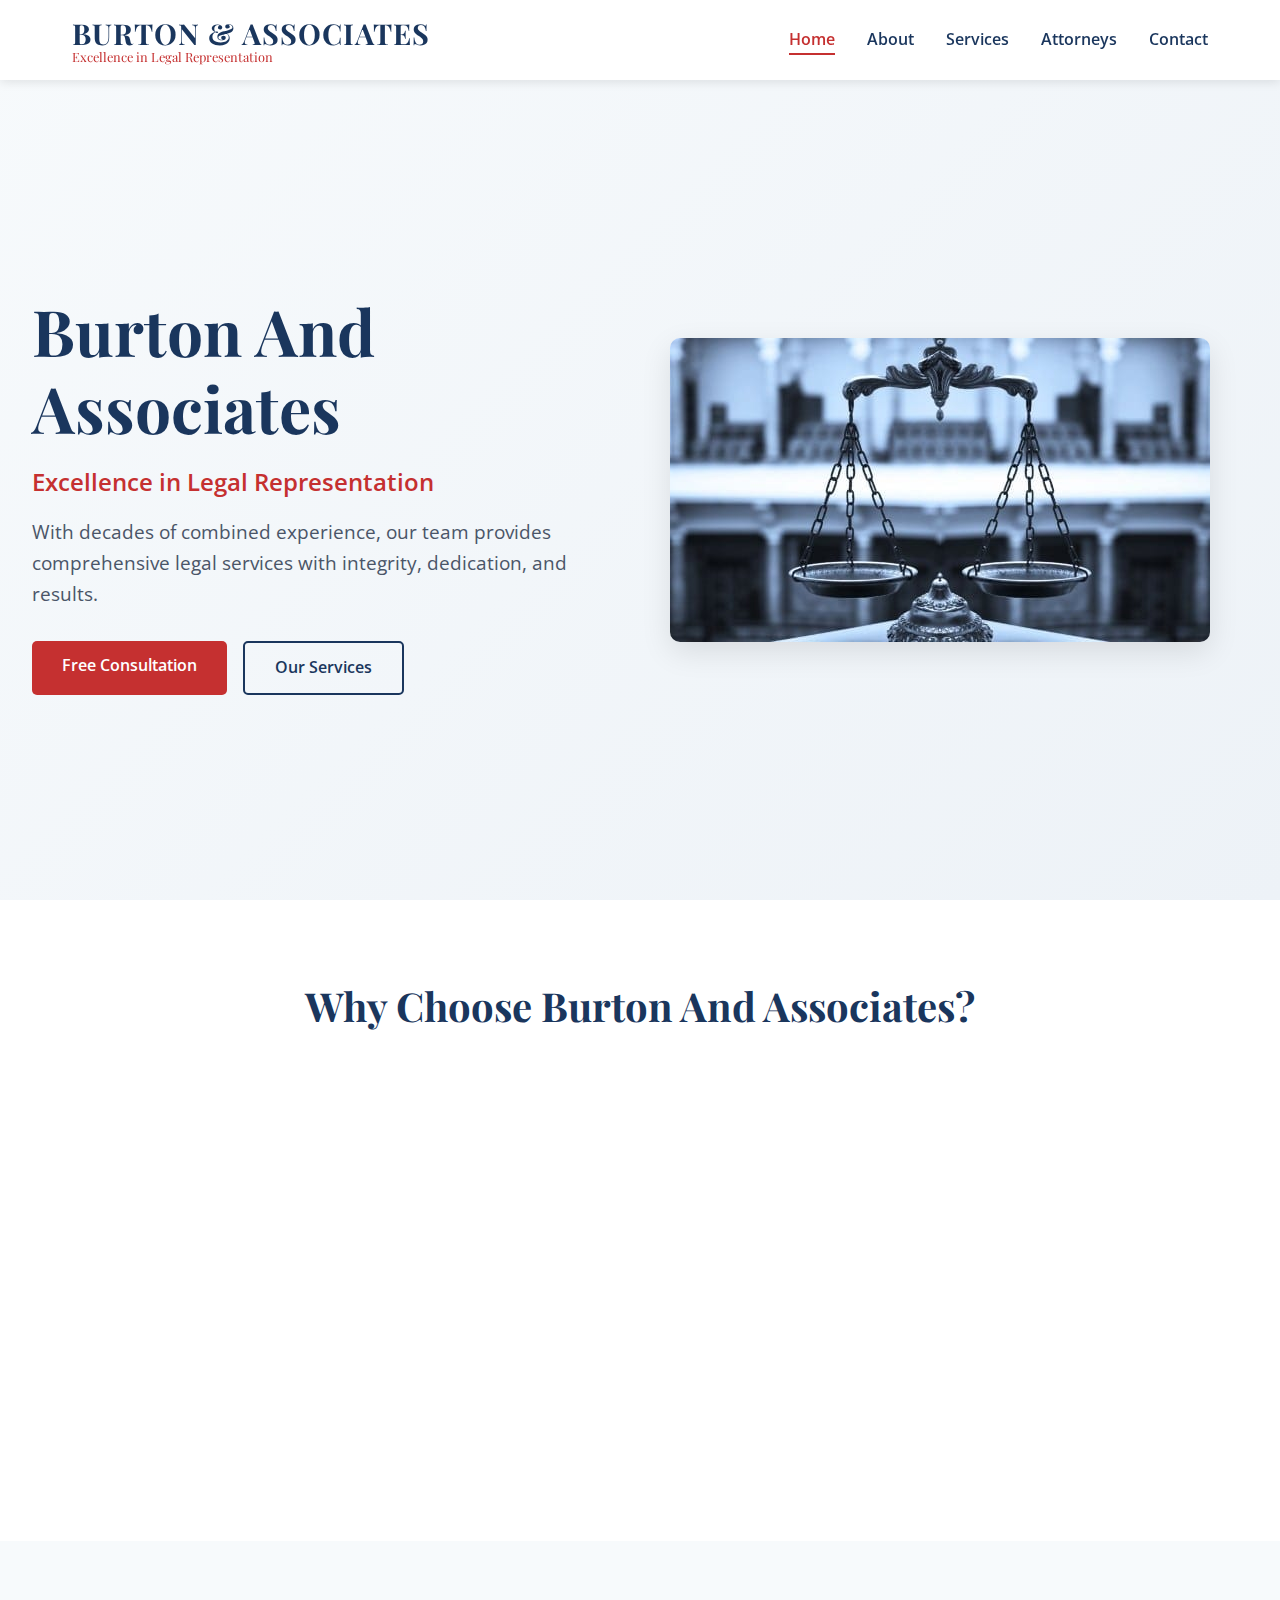
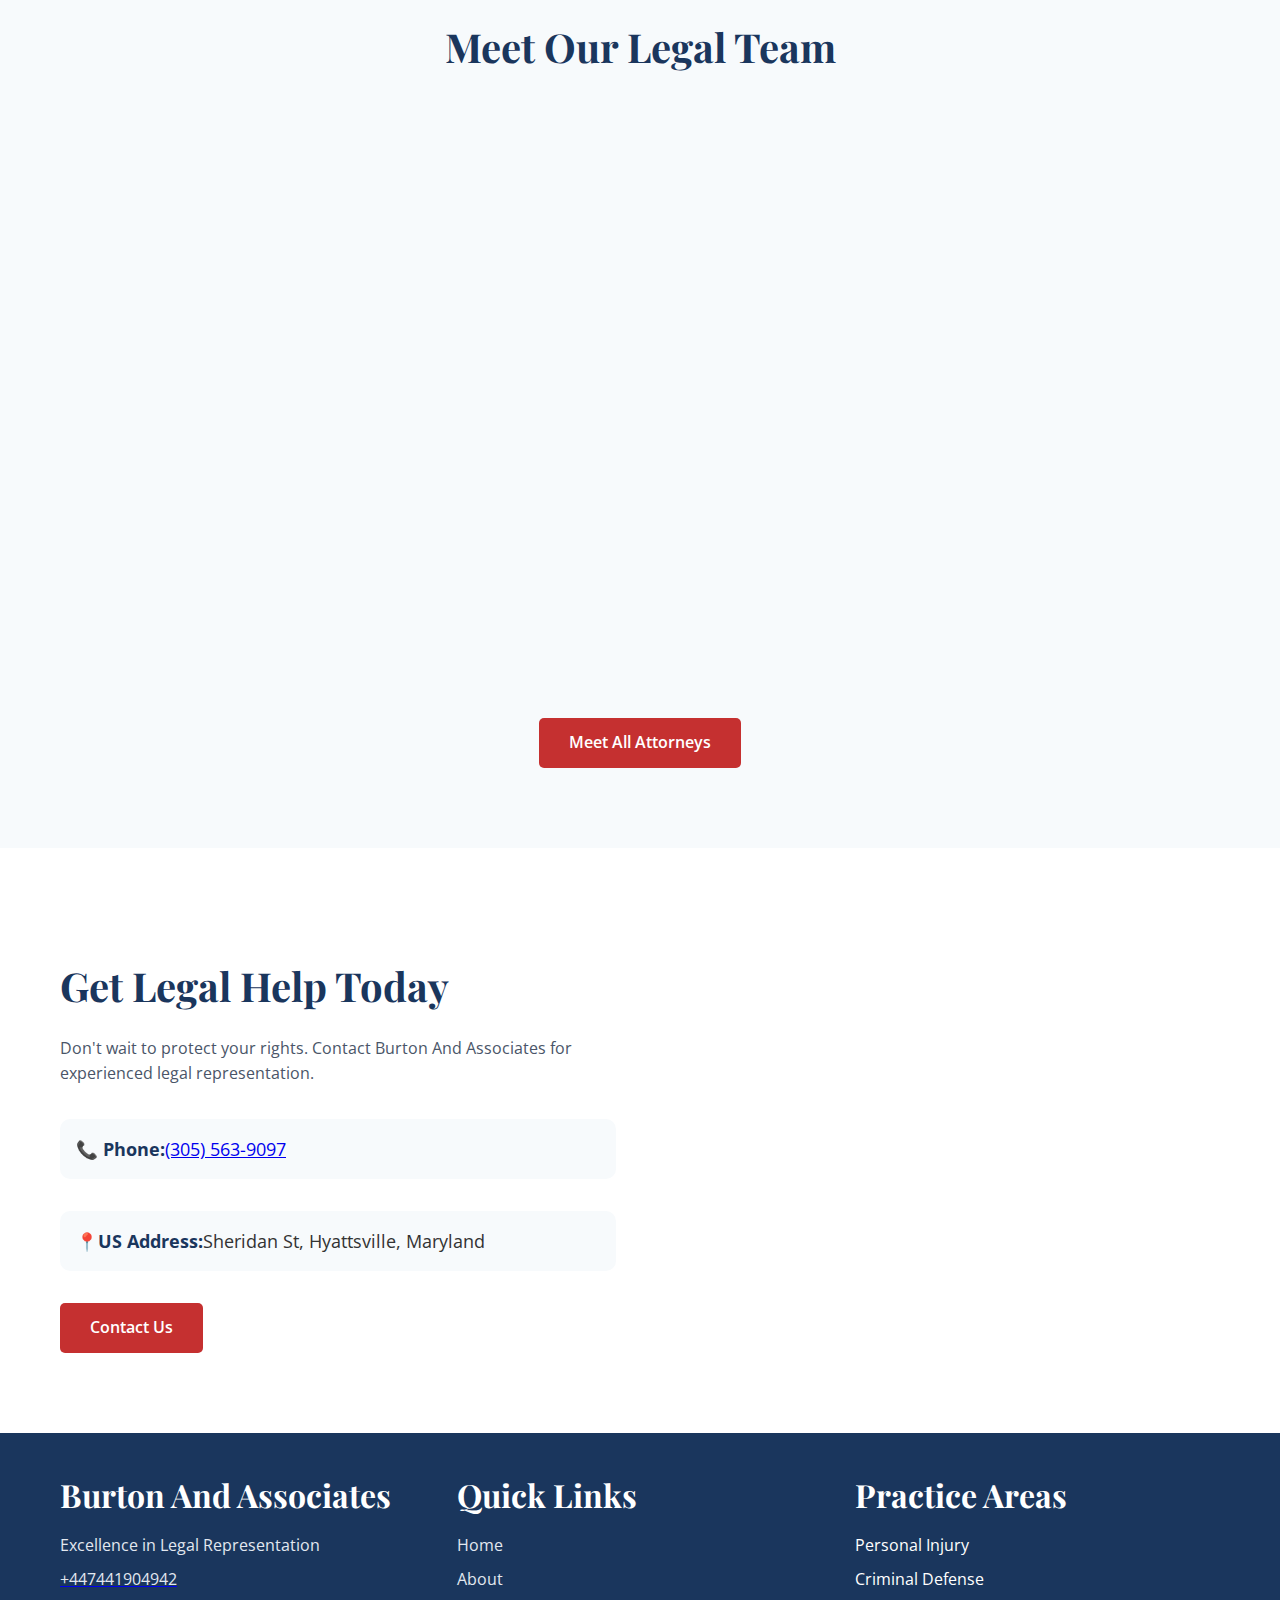
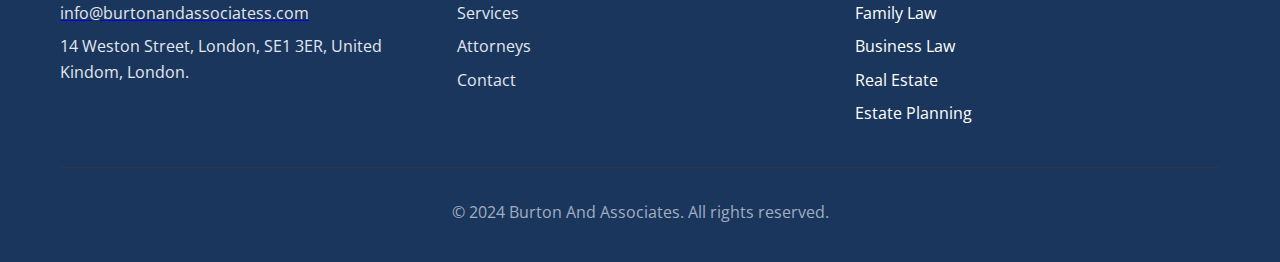
<file: index.html>
<!DOCTYPE html>
<html lang="en">
  <head>
    <meta charset="UTF-8" />
    <meta name="viewport" content="width=device-width, initial-scale=1.0" />
    <title>Burton And Associates</title>
    <link rel="shortcut icon" href="./images/burton logo.png" />
    <link rel="stylesheet" href="styles.css" />
    <link
      href="https://fonts.googleapis.com/css2?family=Playfair+Display:wght@400;700&family=Open+Sans:wght@300;400;600&display=swap"
      rel="stylesheet"
    />
  </head>
  <body>
    <header>
      <nav class="navbar">
        <div class="nav-container">
          <div class="logo">
            <div class="logo-text">
              <div class="logo-main">BURTON & ASSOCIATES</div>
              <div class="logo-subtitle">
                Excellence in Legal Representation
              </div>
            </div>
          </div>
          <ul class="nav-menu">
            <li><a href="index.html" class="active">Home</a></li>
            <li><a href="about.html">About</a></li>
            <li><a href="services.html">Services</a></li>
            <li><a href="attorneys.html">Attorneys</a></li>
            <li><a href="contact.html">Contact</a></li>
          </ul>
          <div class="hamburger">
            <span></span>
            <span></span>
            <span></span>
          </div>
        </div>
      </nav>
    </header>

    <main>
      <section class="hero">
        <div class="hero-content">
          <h1>Burton And Associates</h1>
          <p class="hero-subtitle">Excellence in Legal Representation</p>
          <p class="hero-description">
            With decades of combined experience, our team provides comprehensive
            legal services with integrity, dedication, and results.
          </p>
          <div class="hero-buttons">
            <a href="contact.html" class="btn btn-primary">Free Consultation</a>
            <a href="services.html" class="btn btn-secondary">Our Services</a>
          </div>
        </div>
        <div class="hero-image">
          <img src="./images/Legal-Scales.jpg" alt="Professional law office" />
        </div>
      </section>

      <section class="features">
        <div class="container">
          <h2>Why Choose Burton And Associates?</h2>
          <div class="features-grid">
            <div class="feature-card">
              <div class="feature-icon">⚖️</div>
              <h3>Experienced Legal Team</h3>
              <p>
                Our attorneys bring decades of experience across multiple
                practice areas.
              </p>
            </div>
            <div class="feature-card">
              <div class="feature-icon">🏆</div>
              <h3>Proven Track Record</h3>
              <p>
                Successful outcomes and satisfied clients throughout Maryland.
              </p>
            </div>
            <div class="feature-card">
              <div class="feature-icon">🤝</div>
              <h3>Personal Attention</h3>
              <p>
                Every client receives personalized service and dedicated
                representation.
              </p>
            </div>
            <div class="feature-card">
              <div class="feature-icon">📞</div>
              <h3>24/7 Availability</h3>
              <p>
                We're here when you need us most, with responsive communication.
              </p>
            </div>
          </div>
        </div>
      </section>

      <section class="attorneys-preview">
        <div class="container">
          <h2>Meet Our Legal Team</h2>
          <div class="attorneys-grid">
            <div class="attorney-card">
              <img src="./images/lawyer 1.jpg" alt="Charles Burton" />
              <h3>Charles Burton</h3>
              <p class="title">Senior Partner & Founder</p>
              <p>
                Leading the firm with over 25 years of legal experience and
                unwavering commitment to client success.
              </p>
            </div>
            <div class="attorney-card">
              <img src="./images/jim goodman.jpg" alt="Jim Goodman" />
              <h3>Jim Goodman</h3>
              <p class="title">Managing Partner</p>
              <p>
                Bringing strategic insight and exceptional legal expertise to
                complex cases and client relationships.
              </p>
            </div>
          </div>
          <div class="text-center">
            <a href="attorneys.html" class="btn btn-primary"
              >Meet All Attorneys</a
            >
          </div>
        </div>
      </section>

      <section class="contact-preview">
        <div class="container">
          <div class="contact-content">
            <div class="contact-info">
              <h2>Get Legal Help Today</h2>
              <p>
                Don't wait to protect your rights. Contact Burton And Associates
                for experienced legal representation.
              </p>
              <div class="contact-details">
                <div class="contact-item">
                  <strong>📞 Phone:</strong><a href="call">(305) 563-9097</a>
                </div>
                <div class="contact-item">
                  <strong>📍US Address: </strong>Sheridan St, Hyattsville,
                  Maryland
                </div>
              </div>
              <a href="contact.html" class="btn btn-primary">Contact Us</a>
            </div>
            <div class="contact-image"></div>
          </div>
        </div>
      </section>
    </main>

    <footer>
      <div class="container">
        <div class="footer-content">
          <div class="footer-section">
            <h3>Burton And Associates</h3>
            <p>Excellence in Legal Representation</p>
            <a href="tel: +447441904942"><p>+447441904942</p></a>
            <div class="contact-method">
              <span class="icon solid alt fa-envelope"></span>

              <a href="mailto:info@burtonandassociatess.com">
                <p>info@burtonandassociatess.com</p></a
              >
            </div>
            <!----
            <p>info@burtonandassociatess.com</p>
            -->
            <p>14 Weston Street, London, SE1 3ER, United Kindom, London.</p>
          </div>
          <div class="footer-section">
            <h3>Quick Links</h3>
            <ul>
              <li><a href="index.html">Home</a></li>
              <li><a href="about.html">About</a></li>
              <li><a href="services.html">Services</a></li>
              <li><a href="attorneys.html">Attorneys</a></li>
              <li><a href="contact.html">Contact</a></li>
            </ul>
          </div>
          <div class="footer-section">
            <h3>Practice Areas</h3>
            <ul>
              <li>Personal Injury</li>
              <li>Criminal Defense</li>
              <li>Family Law</li>
              <li>Business Law</li>
              <li>Real Estate</li>
              <li>Estate Planning</li>
            </ul>
          </div>
        </div>
        <div class="footer-bottom">
          <p>&copy; 2024 Burton And Associates. All rights reserved.</p>
        </div>
      </div>
    </footer>

    <script src="script.js"></script>
  </body>
</html>
</file>
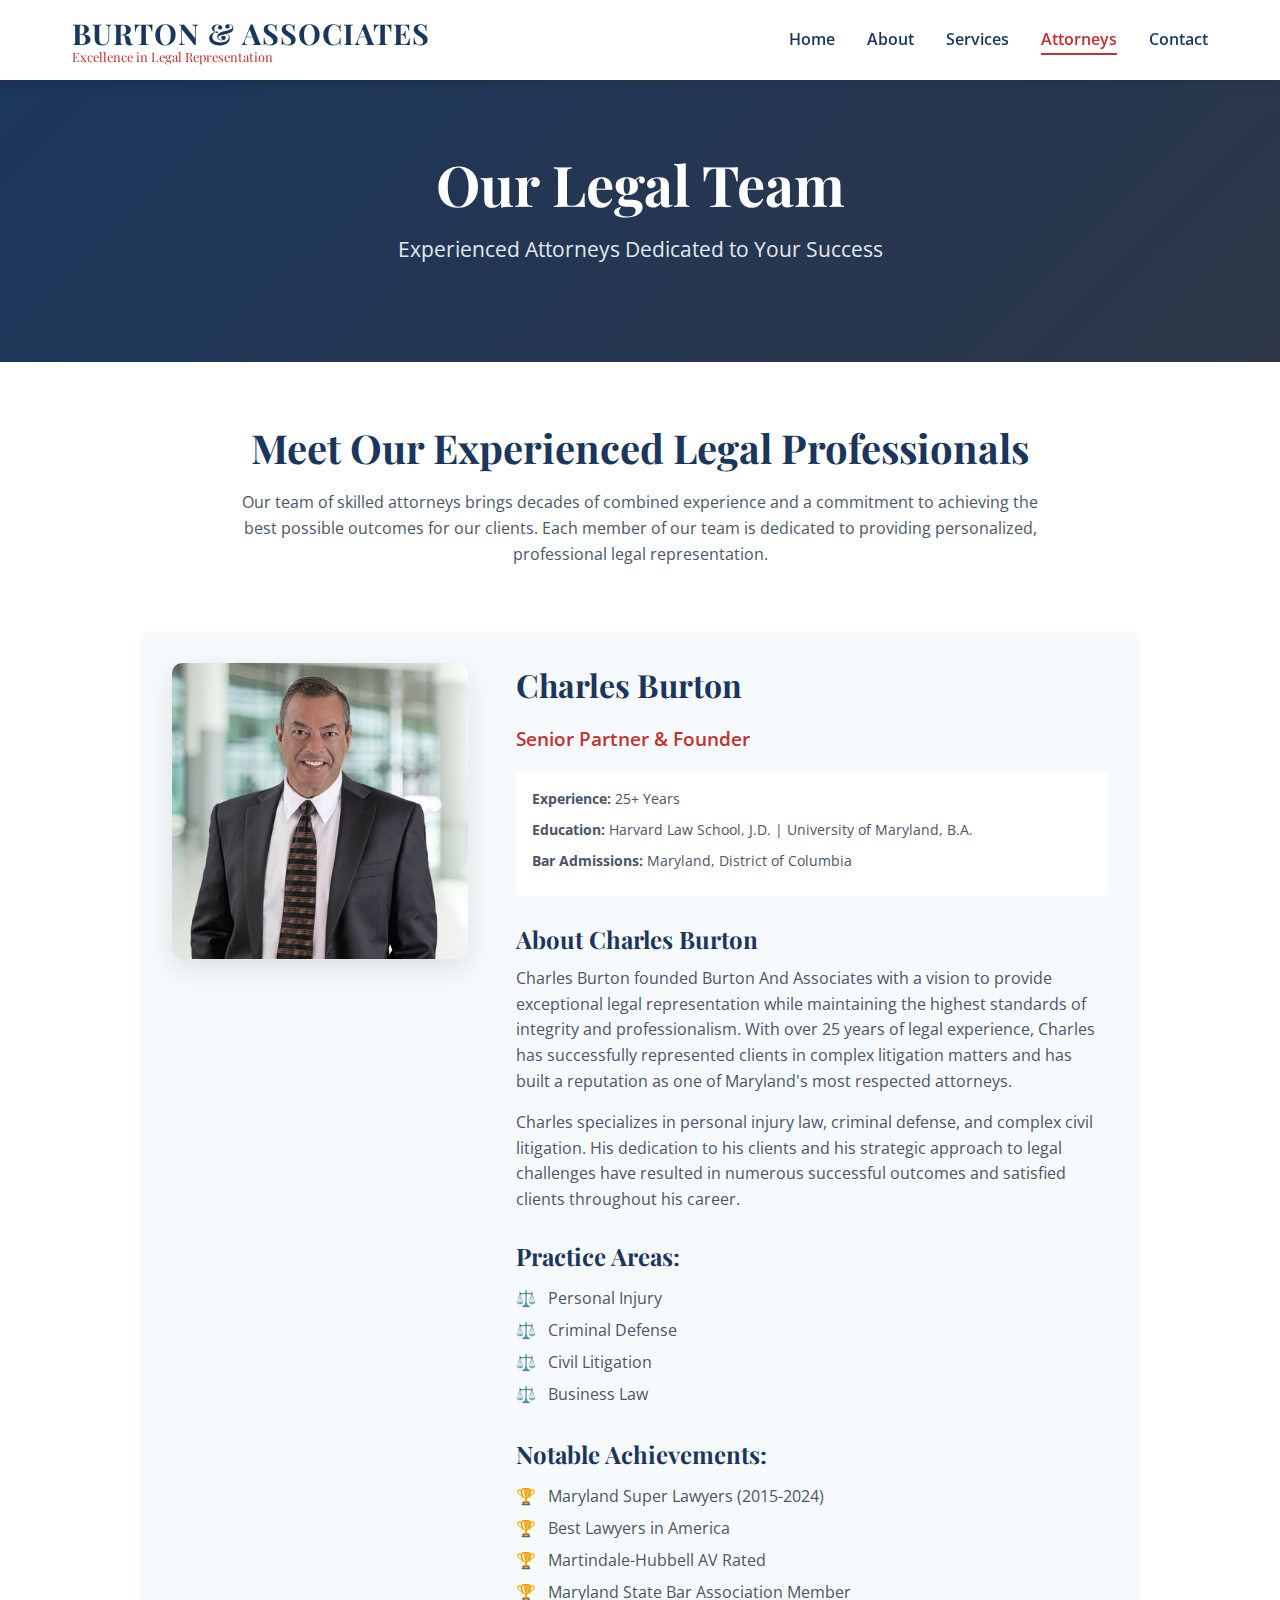
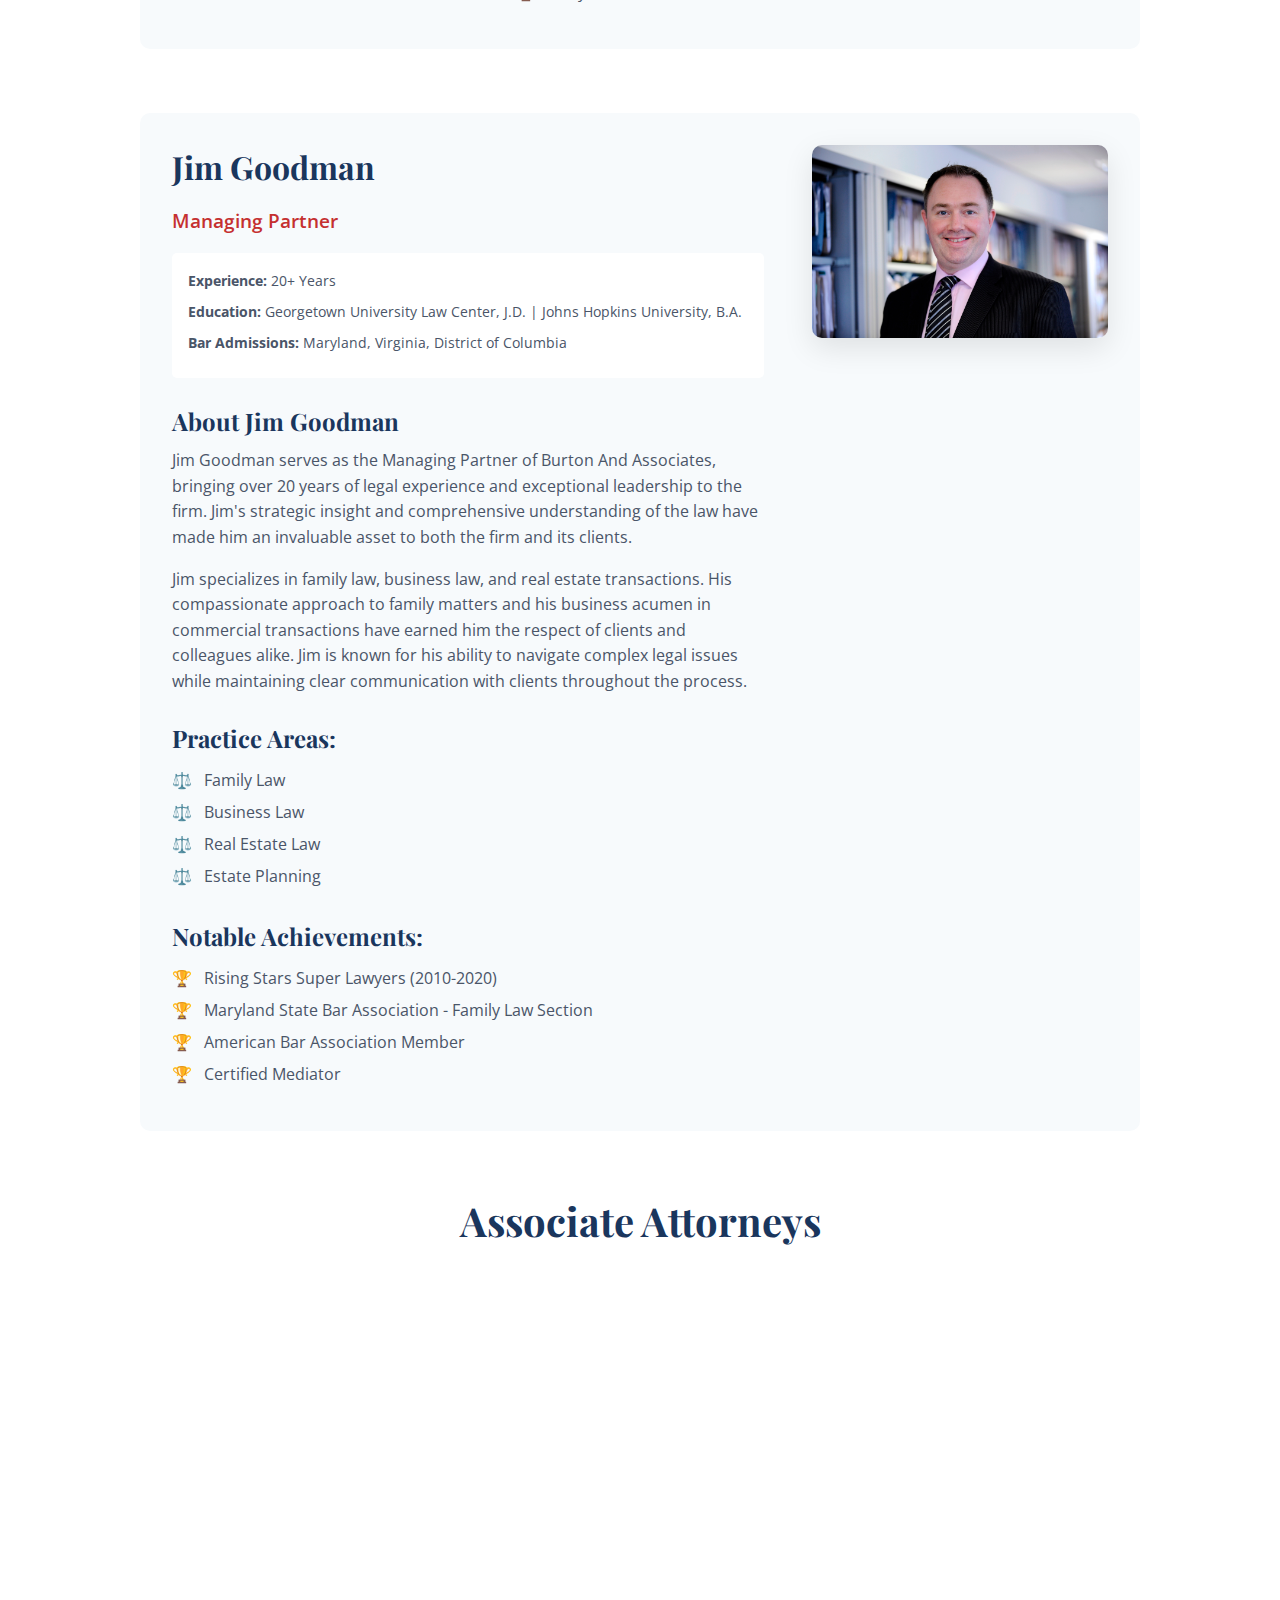
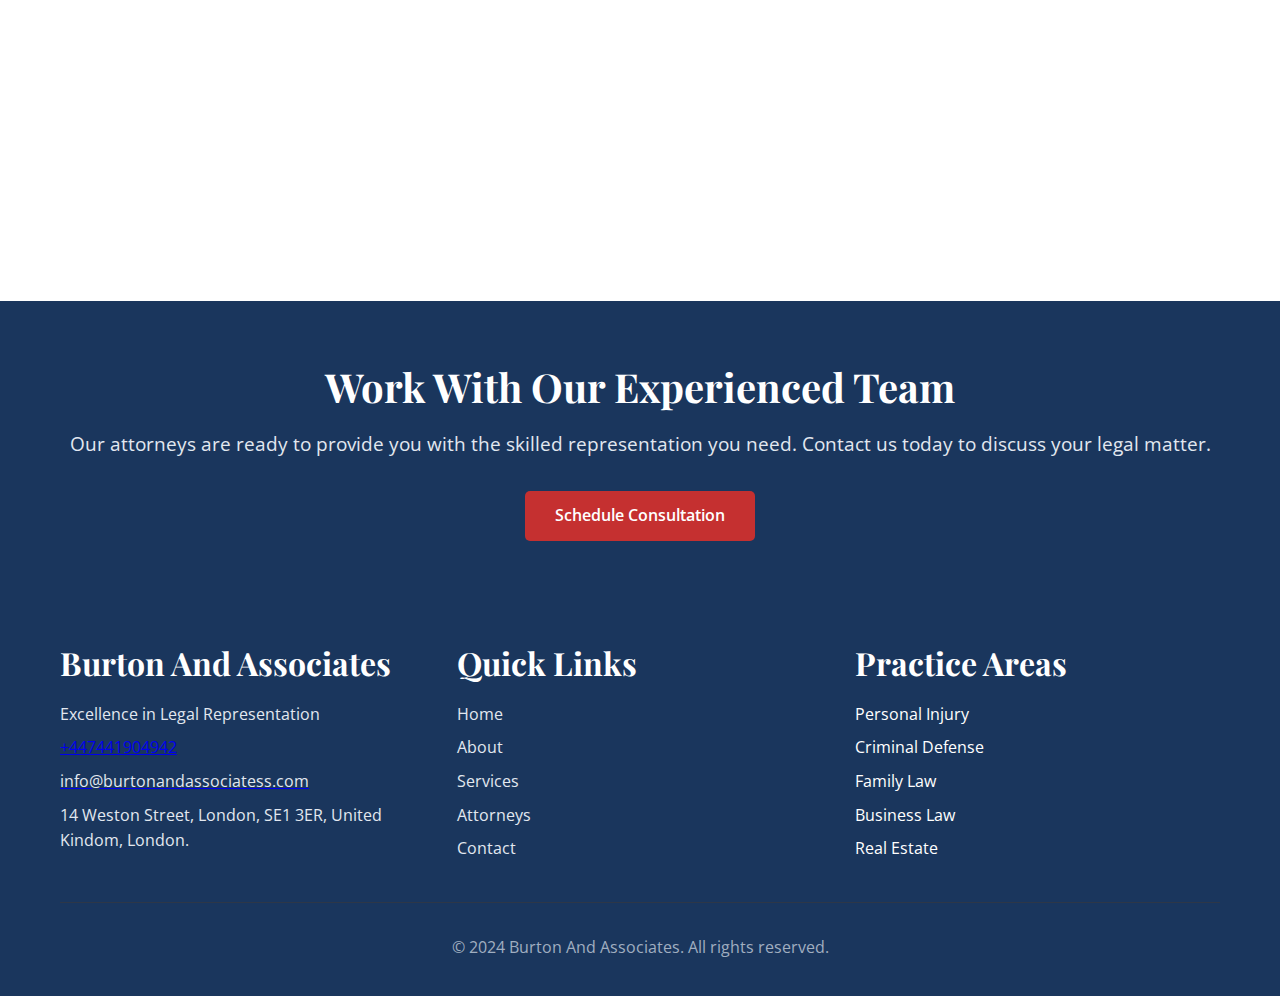
<file: attorneys.html>
<!DOCTYPE html>
<html lang="en">
  <head>
    <meta charset="UTF-8" />
    <meta name="viewport" content="width=device-width, initial-scale=1.0" />
    <title>Our Attorneys - Burton And Associates</title>
    <link rel="shortcut icon" href="./images/burton logo.png" />
    <link rel="stylesheet" href="styles.css" />
    <link
      href="https://fonts.googleapis.com/css2?family=Playfair+Display:wght@400;700&family=Open+Sans:wght@300;400;600&display=swap"
      rel="stylesheet"
    />
  </head>
  <body>
    <header>
      <nav class="navbar">
        <div class="nav-container">
          <div class="logo">
            <div class="logo-text">
              <div class="logo-main">BURTON & ASSOCIATES</div>
              <div class="logo-subtitle">
                Excellence in Legal Representation
              </div>
            </div>
          </div>
          <ul class="nav-menu">
            <li><a href="index.html">Home</a></li>
            <li><a href="about.html">About</a></li>
            <li><a href="services.html">Services</a></li>
            <li><a href="attorneys.html" class="active">Attorneys</a></li>
            <li><a href="contact.html">Contact</a></li>
          </ul>
          <div class="hamburger">
            <span></span>
            <span></span>
            <span></span>
          </div>
        </div>
      </nav>
    </header>

    <main>
      <section class="page-header">
        <div class="container">
          <h1>Our Legal Team</h1>
          <p>Experienced Attorneys Dedicated to Your Success</p>
        </div>
      </section>

      <section class="attorneys-section">
        <div class="container">
          <div class="attorneys-intro">
            <h2>Meet Our Experienced Legal Professionals</h2>
            <p>
              Our team of skilled attorneys brings decades of combined
              experience and a commitment to achieving the best possible
              outcomes for our clients. Each member of our team is dedicated to
              providing personalized, professional legal representation.
            </p>
          </div>

          <div class="attorneys-detailed">
            <div class="attorney-profile">
              <div class="attorney-image">
                <img
                  src="./images/lawyer 1.jpg"
                  alt="Charles Burton, Senior Partner"
                />
              </div>
              <div class="attorney-info">
                <h3>Charles Burton</h3>
                <p class="attorney-title">Senior Partner & Founder</p>
                <div class="attorney-details">
                  <p><strong>Experience:</strong> 25+ Years</p>
                  <p>
                    <strong>Education:</strong> Harvard Law School, J.D. |
                    University of Maryland, B.A.
                  </p>
                  <p>
                    <strong>Bar Admissions:</strong> Maryland, District of
                    Columbia
                  </p>
                </div>

                <div class="attorney-bio">
                  <h4>About Charles Burton</h4>
                  <p>
                    Charles Burton founded Burton And Associates with a vision
                    to provide exceptional legal representation while
                    maintaining the highest standards of integrity and
                    professionalism. With over 25 years of legal experience,
                    Charles has successfully represented clients in complex
                    litigation matters and has built a reputation as one of
                    Maryland's most respected attorneys.
                  </p>

                  <p>
                    Charles specializes in personal injury law, criminal
                    defense, and complex civil litigation. His dedication to his
                    clients and his strategic approach to legal challenges have
                    resulted in numerous successful outcomes and satisfied
                    clients throughout his career.
                  </p>
                </div>

                <div class="practice-areas">
                  <h4>Practice Areas:</h4>
                  <ul>
                    <li>Personal Injury</li>
                    <li>Criminal Defense</li>
                    <li>Civil Litigation</li>
                    <li>Business Law</li>
                  </ul>
                </div>

                <div class="achievements">
                  <h4>Notable Achievements:</h4>
                  <ul>
                    <li>Maryland Super Lawyers (2015-2024)</li>
                    <li>Best Lawyers in America</li>
                    <li>Martindale-Hubbell AV Rated</li>
                    <li>Maryland State Bar Association Member</li>
                  </ul>
                </div>
              </div>
            </div>

            <div class="attorney-profile">
              <div class="attorney-image">
                <img
                  src="./images/jim goodman.jpg"
                  alt="Jim Goodman, Managing Partner"
                />
              </div>
              <div class="attorney-info">
                <h3>Jim Goodman</h3>
                <p class="attorney-title">Managing Partner</p>
                <div class="attorney-details">
                  <p><strong>Experience:</strong> 20+ Years</p>
                  <p>
                    <strong>Education:</strong> Georgetown University Law
                    Center, J.D. | Johns Hopkins University, B.A.
                  </p>
                  <p>
                    <strong>Bar Admissions:</strong> Maryland, Virginia,
                    District of Columbia
                  </p>
                </div>

                <div class="attorney-bio">
                  <h4>About Jim Goodman</h4>
                  <p>
                    Jim Goodman serves as the Managing Partner of Burton And
                    Associates, bringing over 20 years of legal experience and
                    exceptional leadership to the firm. Jim's strategic insight
                    and comprehensive understanding of the law have made him an
                    invaluable asset to both the firm and its clients.
                  </p>

                  <p>
                    Jim specializes in family law, business law, and real estate
                    transactions. His compassionate approach to family matters
                    and his business acumen in commercial transactions have
                    earned him the respect of clients and colleagues alike. Jim
                    is known for his ability to navigate complex legal issues
                    while maintaining clear communication with clients
                    throughout the process.
                  </p>
                </div>

                <div class="practice-areas">
                  <h4>Practice Areas:</h4>
                  <ul>
                    <li>Family Law</li>
                    <li>Business Law</li>
                    <li>Real Estate Law</li>
                    <li>Estate Planning</li>
                  </ul>
                </div>

                <div class="achievements">
                  <h4>Notable Achievements:</h4>
                  <ul>
                    <li>Rising Stars Super Lawyers (2010-2020)</li>
                    <li>Maryland State Bar Association - Family Law Section</li>
                    <li>American Bar Association Member</li>
                    <li>Certified Mediator</li>
                  </ul>
                </div>
              </div>
            </div>

            <div class="associate-attorneys">
              <h2>Associate Attorneys</h2>
              <div class="associates-grid">
                <div class="associate-card">
                  <img
                    src="./images/woman lawyer 1.png"
                    alt="Associate Attorney"
                  />
                  <h4>Sarah Mitchell</h4>
                  <p class="associate-title">Associate Attorney</p>
                  <p class="associate-specialty">
                    Personal Injury & Criminal Defense
                  </p>
                  <p>
                    5 years of experience with a focus on personal injury cases
                    and criminal defense matters.
                  </p>
                </div>

                <div class="associate-card">
                  <img
                    src="./images/male lawyer 2.jpg"
                    alt="Associate Attorney"
                  />
                  <h4>Michael Rodriguez</h4>
                  <p class="associate-title">Associate Attorney</p>
                  <p class="associate-specialty">Business Law & Real Estate</p>
                  <p>
                    7 years of experience specializing in business transactions
                    and real estate law.
                  </p>
                </div>

                <div class="associate-card">
                  <img
                    src="./images/asian woman photo.jpg"
                    alt="Associate Attorney"
                  />
                  <h4>Jennifer Chen</h4>
                  <p class="associate-title">Associate Attorney</p>
                  <p class="associate-specialty">
                    Family Law & Estate Planning
                  </p>
                  <p>
                    6 years of experience in family law matters and
                    comprehensive estate planning.
                  </p>
                </div>
              </div>
            </div>
          </div>
        </div>
      </section>

      <section class="team-cta">
        <div class="container">
          <div class="cta-content">
            <h2>Work With Our Experienced Team</h2>
            <p>
              Our attorneys are ready to provide you with the skilled
              representation you need. Contact us today to discuss your legal
              matter.
            </p>
            <a href="contact.html" class="btn btn-primary"
              >Schedule Consultation</a
            >
          </div>
        </div>
      </section>
    </main>

    <footer>
      <div class="container">
        <div class="footer-content">
          <div class="footer-section">
            <h3>Burton And Associates</h3>
            <p>Excellence in Legal Representation</p>
            <p><a href="tel: +447441904942">+447441904942</a></p>

            <a href="mailto:info@burtonandassociatess.com">
              <p>info@burtonandassociatess.com</p></a
            >
            <p>14 Weston Street, London, SE1 3ER, United Kindom, London.</p>
          </div>
          <div class="footer-section">
            <h3>Quick Links</h3>
            <ul>
              <li><a href="index.html">Home</a></li>
              <li><a href="about.html">About</a></li>
              <li><a href="services.html">Services</a></li>
              <li><a href="attorneys.html">Attorneys</a></li>
              <li><a href="contact.html">Contact</a></li>
            </ul>
          </div>
          <div class="footer-section">
            <h3>Practice Areas</h3>
            <ul>
              <li>Personal Injury</li>
              <li>Criminal Defense</li>
              <li>Family Law</li>
              <li>Business Law</li>
              <li>Real Estate</li>
            </ul>
          </div>
        </div>
        <div class="footer-bottom">
          <p>&copy; 2024 Burton And Associates. All rights reserved.</p>
        </div>
      </div>
    </footer>

    <script src="script.js"></script>
  </body>
</html>
</file>
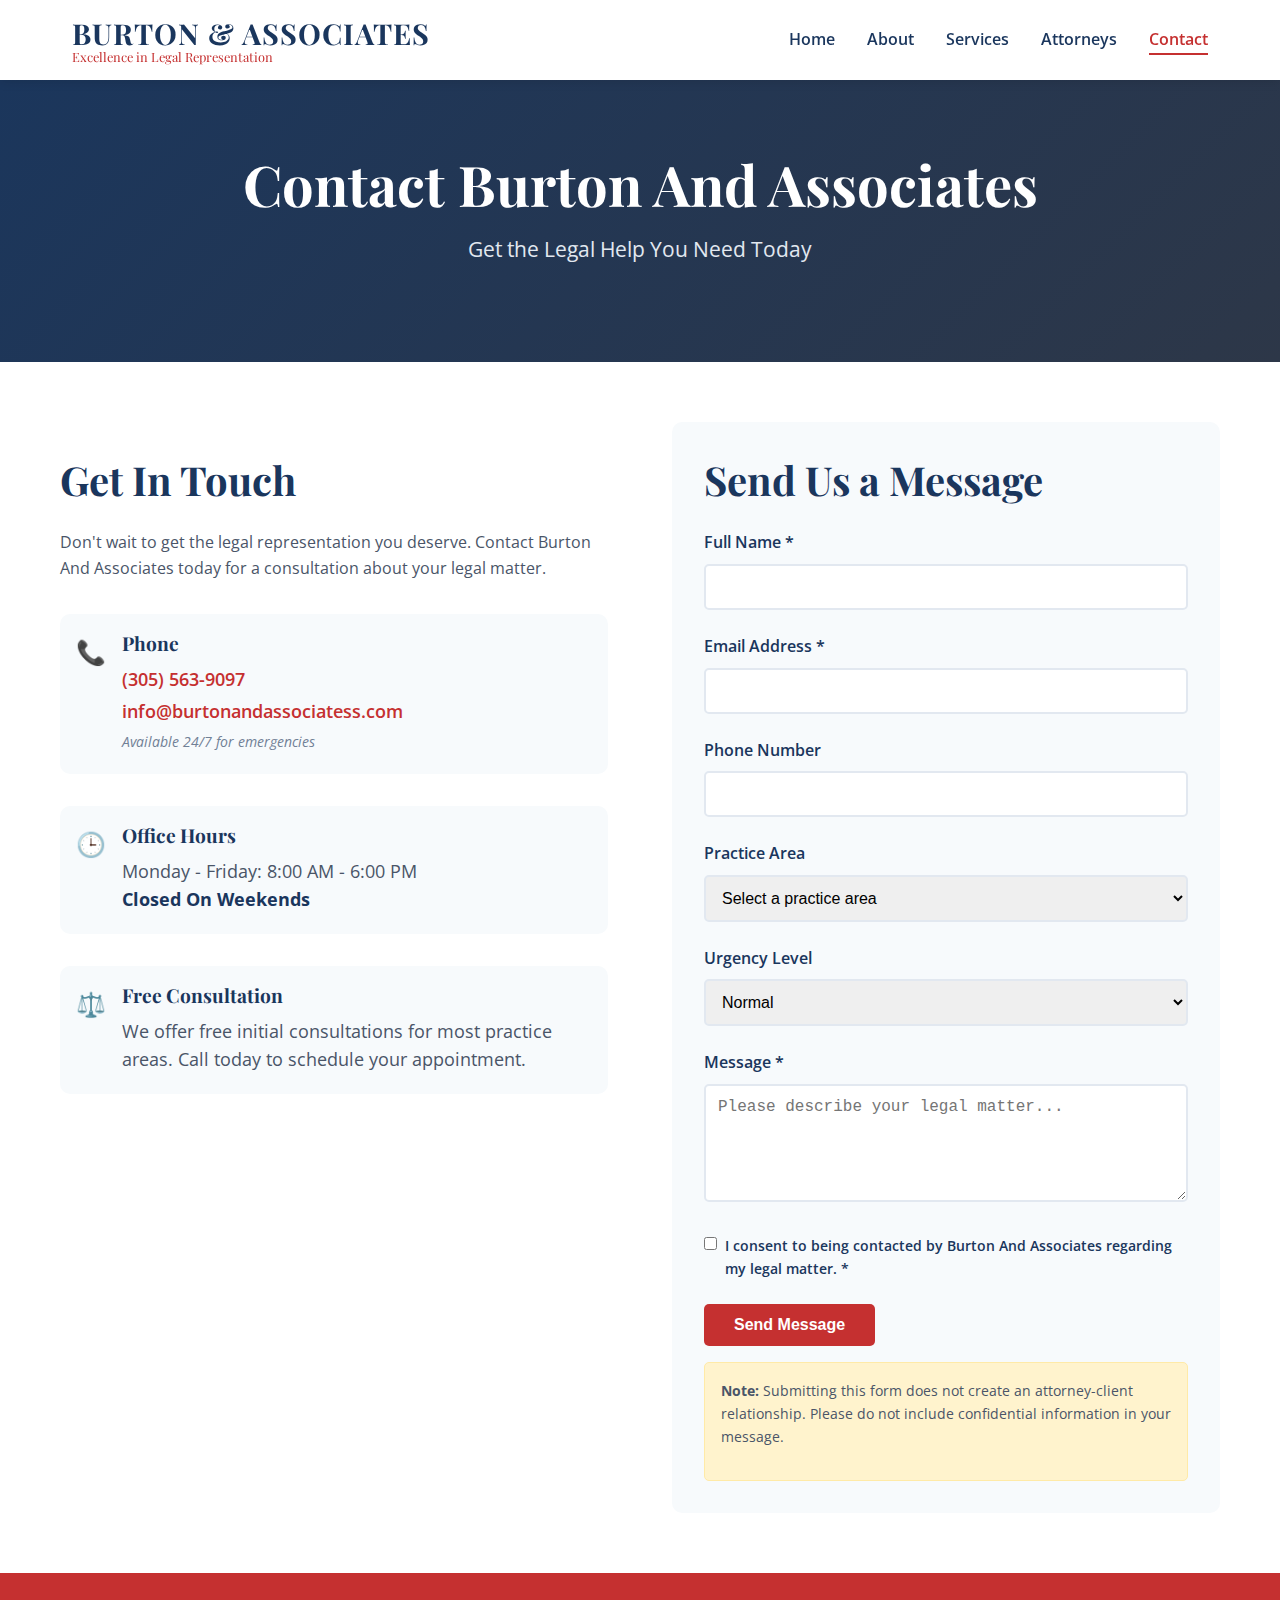
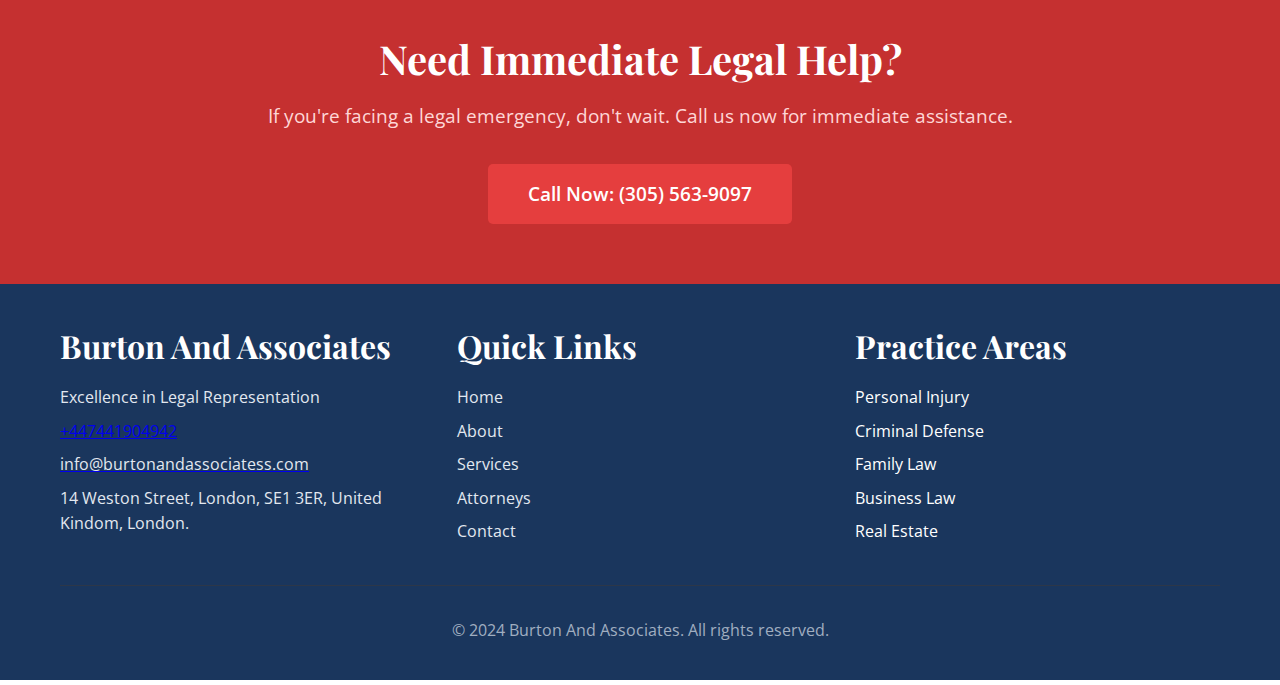
<file: contact.html>
<!DOCTYPE html>
<html lang="en">
  <head>
    <meta charset="UTF-8" />
    <meta name="viewport" content="width=device-width, initial-scale=1.0" />
    <title>Contact Us - Burton And Associates</title>
    <link rel="shortcut icon" href="./images/burton logo.png" />
    <link rel="stylesheet" href="styles.css" />
    <link
      href="https://fonts.googleapis.com/css2?family=Playfair+Display:wght@400;700&family=Open+Sans:wght@300;400;600&display=swap"
      rel="stylesheet"
    />
  </head>
  <body>
    <header>
      <nav class="navbar">
        <div class="nav-container">
          <div class="logo">
            <div class="logo-text">
              <div class="logo-main">BURTON & ASSOCIATES</div>
              <div class="logo-subtitle">
                Excellence in Legal Representation
              </div>
            </div>
          </div>
          <ul class="nav-menu">
            <li><a href="index.html">Home</a></li>
            <li><a href="about.html">About</a></li>
            <li><a href="services.html">Services</a></li>
            <li><a href="attorneys.html">Attorneys</a></li>
            <li><a href="contact.html" class="active">Contact</a></li>
          </ul>
          <div class="hamburger">
            <span></span>
            <span></span>
            <span></span>
          </div>
        </div>
      </nav>
    </header>

    <main>
      <section class="page-header">
        <div class="container">
          <h1>Contact Burton And Associates</h1>
          <p>Get the Legal Help You Need Today</p>
        </div>
      </section>

      <section class="contact-section">
        <div class="container">
          <div class="contact-grid">
            <div class="contact-info">
              <h2>Get In Touch</h2>
              <p>
                Don't wait to get the legal representation you deserve. Contact
                Burton And Associates today for a consultation about your legal
                matter.
              </p>

              <div class="contact-details">
                <div class="contact-item">
                  <div class="contact-icon">📞</div>
                  <div class="contact-text">
                    <h3>Phone</h3>
                    <p><a href="tel:3055639097">(305) 563-9097</a></p>
                    <p>
                      <a href="mailto:info@burtonandassociatess.com"
                        >info@burtonandassociatess.com</a
                      >
                    </p>
                    <p class="contact-note">Available 24/7 for emergencies</p>
                  </div>
                </div>

                <div class="contact-item">
                  <div class="contact-icon">🕒</div>
                  <div class="contact-text">
                    <h3>Office Hours</h3>
                    <p>
                      Monday - Friday: 8:00 AM - 6:00 PM<br />
                      <strong>Closed On Weekends</strong>
                    </p>
                  </div>
                </div>

                <div class="contact-item">
                  <div class="contact-icon">⚖️</div>
                  <div class="contact-text">
                    <h3>Free Consultation</h3>
                    <p>
                      We offer free initial consultations for most practice
                      areas. Call today to schedule your appointment.
                    </p>
                  </div>
                </div>
              </div>
            </div>

            <div class="contact-form">
              <h2>Send Us a Message</h2>
              <form id="contactForm">
                <div class="form-group">
                  <label for="name">Full Name *</label>
                  <input type="text" id="name" name="name" required />
                </div>

                <div class="form-group">
                  <label for="email">Email Address *</label>
                  <input type="email" id="email" name="email" required />
                </div>

                <div class="form-group">
                  <label for="phone">Phone Number</label>
                  <input type="tel" id="phone" name="phone" />
                </div>

                <div class="form-group">
                  <label for="practice-area">Practice Area</label>
                  <select id="practice-area" name="practice-area">
                    <option value="">Select a practice area</option>
                    <option value="personal-injury">Personal Injury</option>
                    <option value="criminal-defense">Criminal Defense</option>
                    <option value="family-law">Family Law</option>
                    <option value="business-law">Business Law</option>
                    <option value="real-estate">Real Estate Law</option>
                    <option value="estate-planning">Estate Planning</option>
                    <option value="other">Other</option>
                  </select>
                </div>

                <div class="form-group">
                  <label for="urgency">Urgency Level</label>
                  <select id="urgency" name="urgency">
                    <option value="normal">Normal</option>
                    <option value="urgent">Urgent</option>
                    <option value="emergency">Emergency</option>
                  </select>
                </div>

                <div class="form-group">
                  <label for="message">Message *</label>
                  <textarea
                    id="message"
                    name="message"
                    rows="5"
                    placeholder="Please describe your legal matter..."
                    required
                  ></textarea>
                </div>

                <div class="form-group checkbox-group">
                  <input type="checkbox" id="consent" name="consent" required />
                  <label for="consent"
                    >I consent to being contacted by Burton And Associates
                    regarding my legal matter. *</label
                  >
                </div>

                <a href="mailto:info@burtonandassociatess.com"
                  ><button type="submit" class="btn btn-primary">
                    Send Message
                  </button></a
                >
              </form>

              <div class="form-note">
                <p>
                  <strong>Note:</strong> Submitting this form does not create an
                  attorney-client relationship. Please do not include
                  confidential information in your message.
                </p>
              </div>
            </div>
          </div>
        </div>
      </section>

      <section class="emergency-contact">
        <div class="container">
          <div class="emergency-info">
            <h2>Need Immediate Legal Help?</h2>
            <p>
              If you're facing a legal emergency, don't wait. Call us now for
              immediate assistance.
            </p>
            <a href="tel:3055639097" class="btn btn-emergency"
              >Call Now: (305) 563-9097</a
            >
          </div>
        </div>
      </section>
    </main>

    <footer>
      <div class="container">
        <div class="footer-content">
          <div class="footer-section">
            <h3>Burton And Associates</h3>
            <p>Excellence in Legal Representation</p>
            <p><a href="tel:+447441904942">+447441904942</a></p>

            <a href="mailto:info@burtonandassociatess.com">
              <p>info@burtonandassociatess.com</p></a
            >
            <p>14 Weston Street, London, SE1 3ER, United Kindom, London.</p>
          </div>
          <div class="footer-section">
            <h3>Quick Links</h3>
            <ul>
              <li><a href="index.html">Home</a></li>
              <li><a href="about.html">About</a></li>
              <li><a href="services.html">Services</a></li>
              <li><a href="attorneys.html">Attorneys</a></li>
              <li><a href="contact.html">Contact</a></li>
            </ul>
          </div>
          <div class="footer-section">
            <h3>Practice Areas</h3>
            <ul>
              <li>Personal Injury</li>
              <li>Criminal Defense</li>
              <li>Family Law</li>
              <li>Business Law</li>
              <li>Real Estate</li>
            </ul>
          </div>
        </div>
        <div class="footer-bottom">
          <p>&copy; 2024 Burton And Associates. All rights reserved.</p>
        </div>
      </div>
    </footer>

    <script src="script.js"></script>
  </body>
</html>
</file>
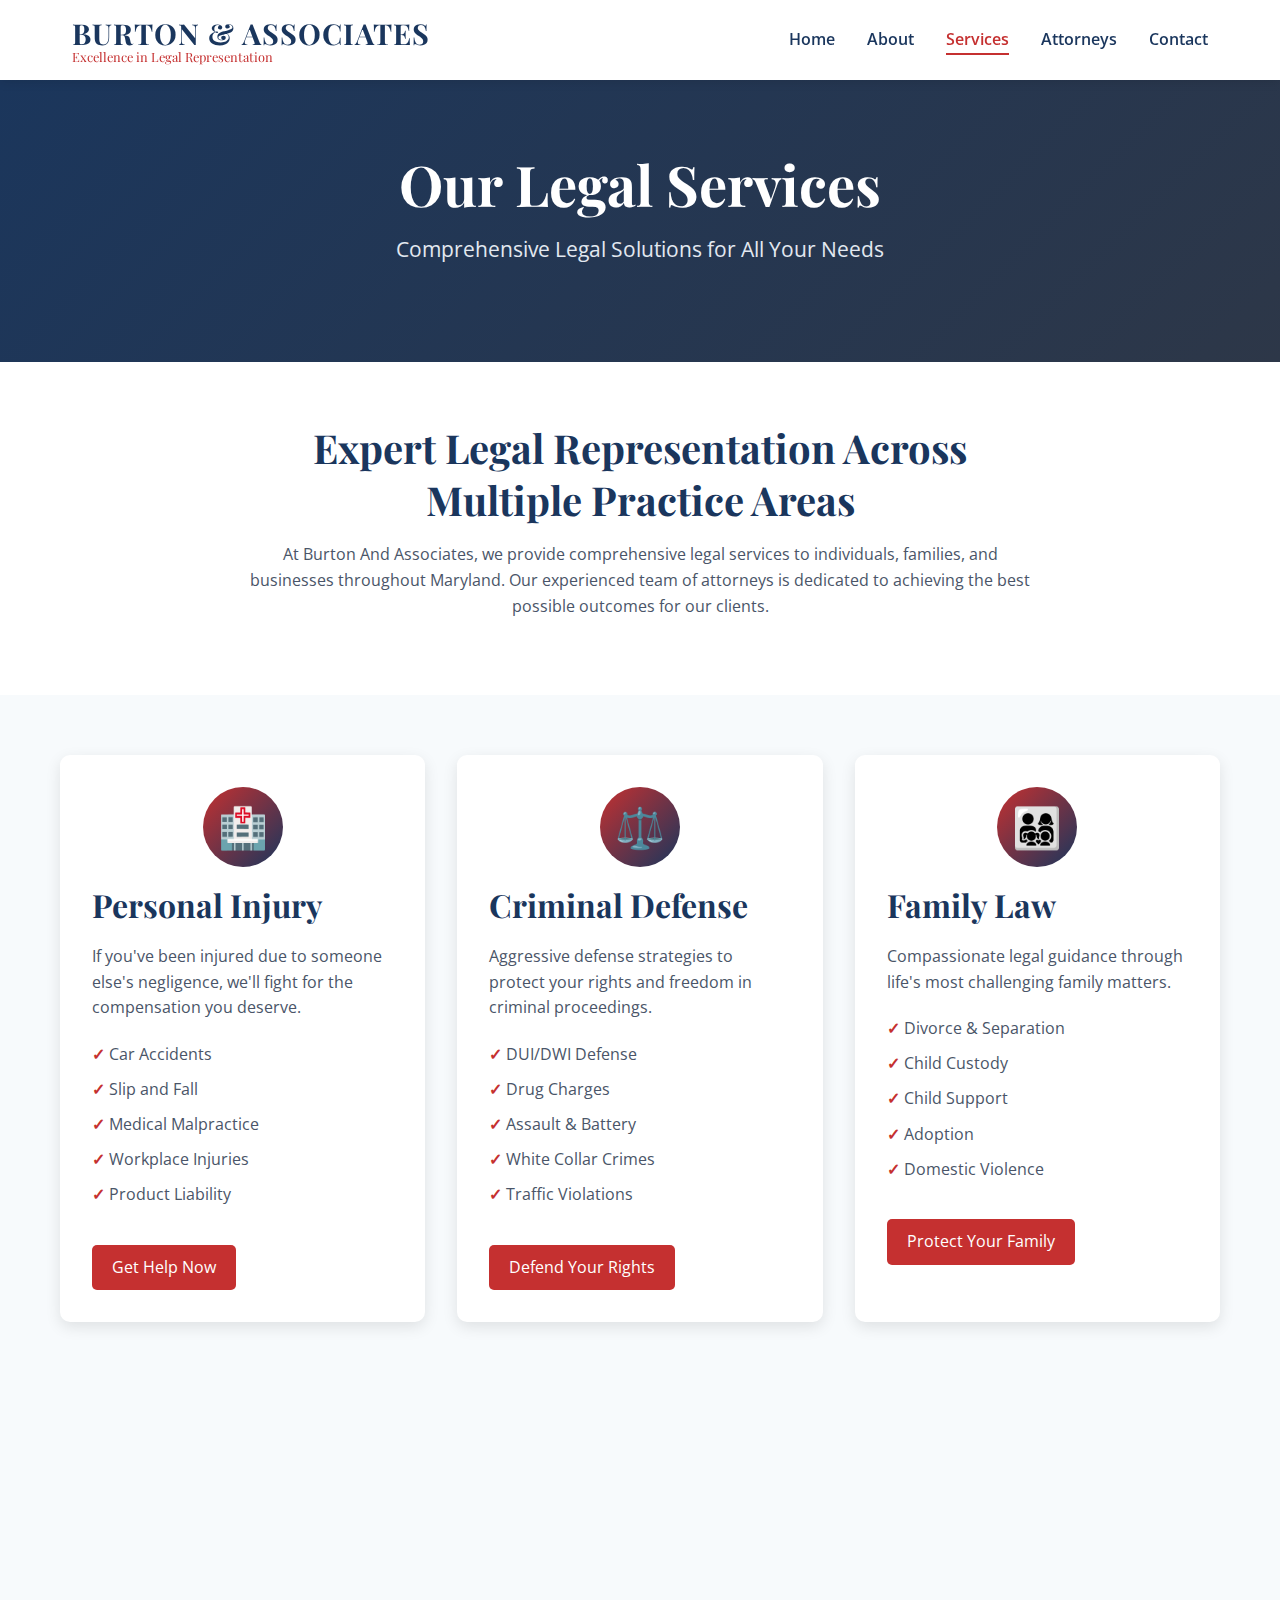
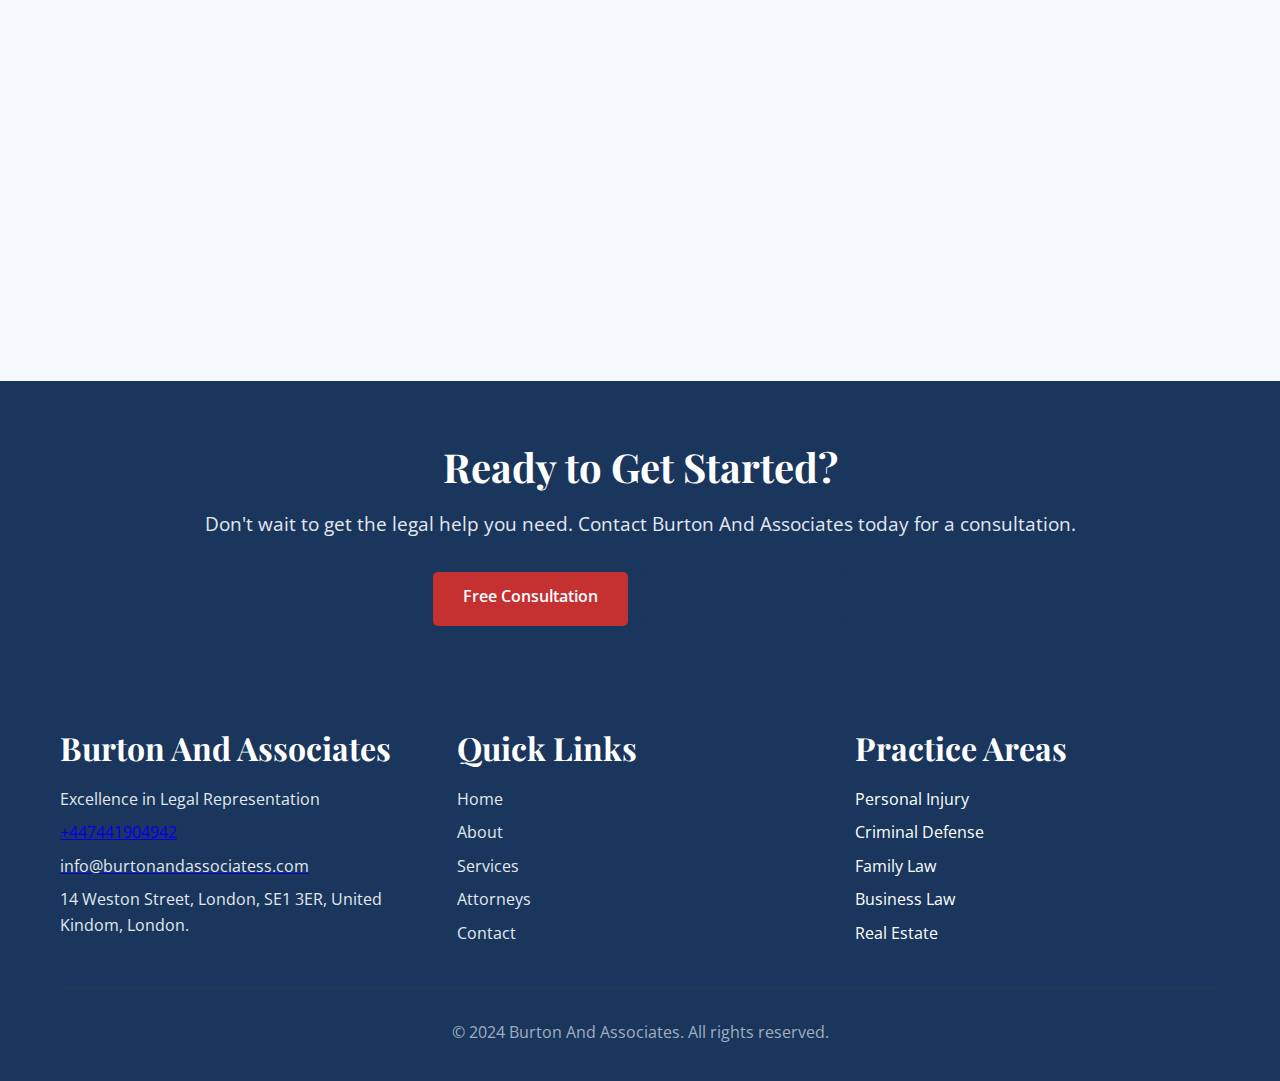
<file: services.html>
<!DOCTYPE html>
<html lang="en">
  <head>
    <meta charset="UTF-8" />
    <meta name="viewport" content="width=device-width, initial-scale=1.0" />
    <title>Legal Services - Burton And Associates</title>
    <link rel="shortcut icon" href="./images/burton logo.png" />
    <link rel="stylesheet" href="styles.css" />
    <link
      href="https://fonts.googleapis.com/css2?family=Playfair+Display:wght@400;700&family=Open+Sans:wght@300;400;600&display=swap"
      rel="stylesheet"
    />
  </head>
  <body>
    <header>
      <nav class="navbar">
        <div class="nav-container">
          <div class="logo">
            <div class="logo-text">
              <div class="logo-main">BURTON & ASSOCIATES</div>
              <div class="logo-subtitle">
                Excellence in Legal Representation
              </div>
            </div>
          </div>
          <ul class="nav-menu">
            <li><a href="index.html">Home</a></li>
            <li><a href="about.html">About</a></li>
            <li><a href="services.html" class="active">Services</a></li>
            <li><a href="attorneys.html">Attorneys</a></li>
            <li><a href="contact.html">Contact</a></li>
          </ul>
          <div class="hamburger">
            <span></span>
            <span></span>
            <span></span>
          </div>
        </div>
      </nav>
    </header>

    <main>
      <section class="page-header">
        <div class="container">
          <h1>Our Legal Services</h1>
          <p>Comprehensive Legal Solutions for All Your Needs</p>
        </div>
      </section>

      <section class="services-overview">
        <div class="container">
          <div class="services-intro">
            <h2>Expert Legal Representation Across Multiple Practice Areas</h2>
            <p>
              At Burton And Associates, we provide comprehensive legal services
              to individuals, families, and businesses throughout Maryland. Our
              experienced team of attorneys is dedicated to achieving the best
              possible outcomes for our clients.
            </p>
          </div>
        </div>
      </section>

      <section class="services-grid-section">
        <div class="container">
          <div class="services-grid">
            <div class="service-card">
              <div class="service-icon personal-injury" data-icon="🏥"></div>
              <h3>Personal Injury</h3>
              <p>
                If you've been injured due to someone else's negligence, we'll
                fight for the compensation you deserve.
              </p>
              <ul>
                <li>Car Accidents</li>
                <li>Slip and Fall</li>
                <li>Medical Malpractice</li>
                <li>Workplace Injuries</li>
                <li>Product Liability</li>
              </ul>
              <a href="contact.html" class="service-btn">Get Help Now</a>
            </div>

            <div class="service-card">
              <div class="service-icon criminal-defense" data-icon="⚖️"></div>
              <h3>Criminal Defense</h3>
              <p>
                Aggressive defense strategies to protect your rights and freedom
                in criminal proceedings.
              </p>
              <ul>
                <li>DUI/DWI Defense</li>
                <li>Drug Charges</li>
                <li>Assault & Battery</li>
                <li>White Collar Crimes</li>
                <li>Traffic Violations</li>
              </ul>
              <a href="contact.html" class="service-btn">Defend Your Rights</a>
            </div>

            <div class="service-card">
              <div class="service-icon family-law" data-icon="👨‍👩‍👧‍👦"></div>
              <h3>Family Law</h3>
              <p>
                Compassionate legal guidance through life's most challenging
                family matters.
              </p>
              <ul>
                <li>Divorce & Separation</li>
                <li>Child Custody</li>
                <li>Child Support</li>
                <li>Adoption</li>
                <li>Domestic Violence</li>
              </ul>
              <a href="contact.html" class="service-btn">Protect Your Family</a>
            </div>

            <div class="service-card">
              <div class="service-icon business-law" data-icon="🏢"></div>
              <h3>Business Law</h3>
              <p>
                Strategic legal counsel to help your business thrive and
                overcome challenges.
              </p>
              <ul>
                <li>Business Formation</li>
                <li>Contract Negotiation</li>
                <li>Employment Law</li>
                <li>Intellectual Property</li>
                <li>Business Disputes</li>
              </ul>
              <a href="contact.html" class="service-btn">Grow Your Business</a>
            </div>

            <div class="service-card">
              <div class="service-icon real-estate" data-icon="🏠"></div>
              <h3>Real Estate Law</h3>
              <p>
                Expert guidance through complex real estate transactions and
                disputes.
              </p>
              <ul>
                <li>Property Purchases</li>
                <li>Property Sales</li>
                <li>Title Issues</li>
                <li>Landlord/Tenant</li>
                <li>Zoning Matters</li>
              </ul>
              <a href="contact.html" class="service-btn"
                >Secure Your Property</a
              >
            </div>

            <div class="service-card">
              <div class="service-icon estate-planning" data-icon="📋"></div>
              <h3>Estate Planning</h3>
              <p>
                Protect your legacy and ensure your wishes are carried out with
                comprehensive estate planning.
              </p>
              <ul>
                <li>Wills & Trusts</li>
                <li>Probate Administration</li>
                <li>Power of Attorney</li>
                <li>Estate Tax Planning</li>
                <li>Asset Protection</li>
              </ul>
              <a href="contact.html" class="service-btn">Plan Your Legacy</a>
            </div>
          </div>
        </div>
      </section>

      <section class="consultation-cta">
        <div class="container">
          <div class="cta-content">
            <h2>Ready to Get Started?</h2>
            <p>
              Don't wait to get the legal help you need. Contact Burton And
              Associates today for a consultation.
            </p>
            <div class="cta-buttons">
              <a href="contact.html" class="btn btn-primary"
                >Free Consultation</a
              >
              <a href="tel:3055639097" class="btn btn-secondary"
                >Call (305) 563-9097</a
              >
            </div>
          </div>
        </div>
      </section>
    </main>

    <footer>
      <div class="container">
        <div class="footer-content">
          <div class="footer-section">
            <h3>Burton And Associates</h3>
            <p>Excellence in Legal Representation</p>
            <p><a href="tel: +447441904942"> +447441904942</a></p>

            <a href="mailto:info@burtonandassociatess.com">
              <p>info@burtonandassociatess.com</p></a
            >
            <p>14 Weston Street, London, SE1 3ER, United Kindom, London.</p>
          </div>

          <div class="footer-section">
            <h3>Quick Links</h3>
            <ul>
              <li><a href="index.html">Home</a></li>
              <li><a href="about.html">About</a></li>
              <li><a href="services.html">Services</a></li>
              <li><a href="attorneys.html">Attorneys</a></li>
              <li><a href="contact.html">Contact</a></li>
            </ul>
          </div>
          <div class="footer-section">
            <h3>Practice Areas</h3>
            <ul>
              <li>Personal Injury</li>
              <li>Criminal Defense</li>
              <li>Family Law</li>
              <li>Business Law</li>
              <li>Real Estate</li>
            </ul>
          </div>
        </div>
        <div class="footer-bottom">
          <p>&copy; 2024 Burton And Associates. All rights reserved.</p>
        </div>
      </div>
    </footer>

    <script src="script.js"></script>
  </body>
</html>
</file>
<file: styles.css>
/* Reset and Base Styles */
* {
  margin: 0;
  padding: 0;
  box-sizing: border-box;
}

body {
  font-family: "Open Sans", sans-serif;
  line-height: 1.6;
  color: #333;
  background-color: #fff;
}

.container {
  max-width: 1200px;
  margin: 0 auto;
  padding: 0 20px;
}

/* Typography */
h1,
h2,
h3,
h4,
h5,
h6 {
  font-family: "Playfair Display", serif;
  font-weight: 700;
  margin-bottom: 1rem;
  color: #1a365d;
}

h1 {
  font-size: 3rem;
  line-height: 1.2;
}

h2 {
  font-size: 2.5rem;
  line-height: 1.3;
}

h3 {
  font-size: 2rem;
  line-height: 1.4;
}

h4 {
  font-size: 1.5rem;
}

p {
  margin-bottom: 1rem;
  color: #4a5568;
}

/* Navigation */
.navbar {
  background: #fff;
  box-shadow: 0 2px 10px rgba(0, 0, 0, 0.1);
  position: fixed;
  top: 0;
  width: 100%;
  z-index: 1000;
}

.nav-container {
  display: flex;
  justify-content: space-between;
  align-items: center;
  padding: 1rem 2rem;
  max-width: 1200px;
  margin: 0 auto;
}

.logo img {
  height: 60px;
  width: auto;
}

.nav-menu {
  display: flex;
  list-style: none;
  gap: 2rem;
}

.nav-menu a {
  text-decoration: none;
  color: #1a365d;
  font-weight: 600;
  transition: color 0.3s ease;
  position: relative;
}

.nav-menu a:hover,
.nav-menu a.active {
  color: #c53030;
}

.nav-menu a.active::after {
  content: "";
  position: absolute;
  bottom: -5px;
  left: 0;
  width: 100%;
  height: 2px;
  background: #c53030;
}

.hamburger {
  display: none;
  flex-direction: column;
  cursor: pointer;
}

.hamburger span {
  width: 25px;
  height: 3px;
  background: #1a365d;
  margin: 3px 0;
  transition: 0.3s;
}

/* Buttons */
.btn {
  display: inline-block;
  padding: 12px 30px;
  text-decoration: none;
  border-radius: 5px;
  font-weight: 600;
  text-align: center;
  transition: all 0.3s ease;
  border: none;
  cursor: pointer;
  font-size: 1rem;
}

.btn-primary {
  background: #c53030;
  color: white;
}

.btn-primary:hover {
  background: #a02626;
  transform: translateY(-2px);
}

.btn-secondary {
  background: transparent;
  color: #1a365d;
  border: 2px solid #1a365d;
}

.btn-secondary:hover {
  background: #1a365d;
  color: white;
}

.btn-emergency {
  background: #e53e3e;
  color: white;
  font-size: 1.2rem;
  padding: 15px 40px;
}

.btn-emergency:hover {
  background: #c53030;
}

/* Hero Section */
.hero {
  display: flex;
  align-items: center;
  min-height: 100vh;
  padding: 120px 2rem 2rem;
  background: linear-gradient(135deg, #f7fafc 0%, #edf2f7 100%);
}

.hero-content {
  flex: 1;
  max-width: 600px;
}

.hero h1 {
  font-size: 4rem;
  color: #1a365d;
  margin-bottom: 1rem;
}

.hero-subtitle {
  font-size: 1.5rem;
  color: #c53030;
  font-weight: 600;
  margin-bottom: 1rem;
}

.hero-description {
  font-size: 1.2rem;
  color: #4a5568;
  margin-bottom: 2rem;
}

.hero-buttons {
  display: flex;
  gap: 1rem;
  flex-wrap: wrap;
}

.hero-image {
  flex: 1;
  text-align: center;
}

.hero-image img {
  max-width: 100%;
  height: auto;
  border-radius: 10px;
  box-shadow: 0 10px 30px rgba(0, 0, 0, 0.1);
}

/* Page Header */
.page-header {
  background: linear-gradient(135deg, #1a365d 0%, #2d3748 100%);
  color: white;
  text-align: center;
  padding: 150px 2rem 80px;
}

.page-header h1 {
  color: white;
  font-size: 3.5rem;
  margin-bottom: 1rem;
}

.page-header p {
  font-size: 1.3rem;
  color: #e2e8f0;
}

/* Features Section */
.features {
  padding: 80px 2rem;
  background: white;
}

.features h2 {
  text-align: center;
  margin-bottom: 3rem;
  font-size: 2.5rem;
}

.features-grid {
  display: grid;
  grid-template-columns: repeat(auto-fit, minmax(250px, 1fr));
  gap: 2rem;
}

.feature-card {
  text-align: center;
  padding: 2rem;
  border-radius: 10px;
  box-shadow: 0 5px 15px rgba(0, 0, 0, 0.1);
  transition: transform 0.3s ease;
}

.feature-card:hover {
  transform: translateY(-5px);
}

.feature-icon {
  font-size: 3rem;
  margin-bottom: 1rem;
}

.feature-card h3 {
  color: #1a365d;
  margin-bottom: 1rem;
}

/* Attorneys Section */
.attorneys-preview {
  padding: 80px 2rem;
  background: #f7fafc;
}

.attorneys-preview h2 {
  text-align: center;
  margin-bottom: 3rem;
}

.attorneys-grid {
  display: grid;
  grid-template-columns: repeat(auto-fit, minmax(300px, 1fr));
  gap: 2rem;
  margin-bottom: 3rem;
}

.attorney-card {
  background: white;
  padding: 2rem;
  border-radius: 10px;
  box-shadow: 0 5px 15px rgba(0, 0, 0, 0.1);
  text-align: center;
}

.attorney-card img {
  width: 100%;
  max-width: 250px;
  height: 300px;
  object-fit: cover;
  border-radius: 10px;
  margin-bottom: 1rem;
}

.attorney-card h3 {
  color: #1a365d;
  margin-bottom: 0.5rem;
}

.attorney-card .title {
  color: #c53030;
  font-weight: 600;
  margin-bottom: 1rem;
}

/* Contact Preview */
.contact-preview {
  padding: 80px 2rem;
  background: white;
}

.contact-content {
  display: grid;
  grid-template-columns: 1fr 1fr;
  gap: 3rem;
  align-items: center;
}

.contact-details {
  margin: 2rem 0;
}

.contact-item {
  margin-bottom: 1rem;
  font-size: 1.1rem;
}

.contact-item strong {
  color: #1a365d;
}

.contact-image img {
  width: 100%;
  border-radius: 10px;
  box-shadow: 0 10px 30px rgba(0, 0, 0, 0.1);
}

/* Services Page */
.services-overview {
  padding: 60px 2rem;
  background: white;
}

.services-intro {
  text-align: center;
  max-width: 800px;
  margin: 0 auto;
}

.services-grid-section {
  padding: 60px 2rem;
  background: #f7fafc;
}

.services-grid {
  display: grid;
  grid-template-columns: repeat(auto-fit, minmax(350px, 1fr));
  gap: 2rem;
}

.service-card {
  background: white;
  padding: 2rem;
  border-radius: 10px;
  box-shadow: 0 5px 15px rgba(0, 0, 0, 0.1);
  transition: transform 0.3s ease;
}

.service-card:hover {
  transform: translateY(-5px);
}

.service-icon {
  text-align: center;
  margin-bottom: 1rem;
}

.service-icon img {
  width: 80px;
  height: 80px;
}

.service-card h3 {
  color: #1a365d;
  margin-bottom: 1rem;
}

.service-card ul {
  list-style: none;
  margin: 1rem 0;
}

.service-card li {
  padding: 0.3rem 0;
  color: #4a5568;
}

.service-card li::before {
  content: "✓ ";
  color: #c53030;
  font-weight: bold;
}

.service-btn {
  display: inline-block;
  margin-top: 1rem;
  padding: 10px 20px;
  background: #c53030;
  color: white;
  text-decoration: none;
  border-radius: 5px;
  transition: background 0.3s ease;
}

.service-btn:hover {
  background: #a02626;
}

/* About Page */
.about-content {
  padding: 60px 2rem;
  background: white;
}

.about-grid {
  display: grid;
  grid-template-columns: 2fr 1fr;
  gap: 3rem;
  align-items: start;
}

.about-text h2 {
  color: #1a365d;
  margin-bottom: 1.5rem;
}

.about-text h3 {
  color: #1a365d;
  margin-top: 2rem;
  margin-bottom: 1rem;
}

.values-list {
  list-style: none;
  margin: 1rem 0;
}

.values-list li {
  padding: 0.5rem 0;
  color: #4a5568;
}

.about-image img {
  width: 100%;
  border-radius: 10px;
  box-shadow: 0 10px 30px rgba(0, 0, 0, 0.1);
}

/* International Presence Section */
.international-presence {
  padding: 80px 2rem;
  background: #f7fafc;
}

.international-presence h2 {
  text-align: center;
  margin-bottom: 2rem;
  color: #1a365d;
}

.international-intro {
  text-align: center;
  max-width: 800px;
  margin: 0 auto 4rem;
}

.world-map-container {
  margin: 4rem 0;
  position: relative;
  height: 400px;
  background: linear-gradient(135deg, #e2e8f0 0%, #cbd5e0 100%);
  border-radius: 20px;
  overflow: hidden;
}

.world-map {
  position: relative;
  width: 100%;
  height: 100%;
  background-image: url("data:image/svg+xml,%3Csvg xmlns='http://www.w3.org/2000/svg' viewBox='0 0 1000 500'%3E%3Cpath d='M200,200 Q300,150 400,200 T600,200 Q700,150 800,200' stroke='%23a0aec0' stroke-width='2' fill='none' opacity='0.3'/%3E%3C/svg%3E");
  background-size: cover;
  background-position: center;
}

.country-marker {
  position: absolute;
  cursor: pointer;
  transition: all 0.3s ease;
}

.country-marker.uk {
  top: 30%;
  left: 48%;
}

.country-marker.us {
  top: 40%;
  left: 25%;
}

.country-marker.canada {
  top: 25%;
  left: 20%;
}

.country-marker.india {
  top: 45%;
  left: 70%;
}

.country-marker.australia {
  top: 75%;
  left: 80%;
}

.marker-dot {
  width: 20px;
  height: 20px;
  background: #c53030;
  border-radius: 50%;
  position: relative;
  animation: pulse 2s infinite;
  box-shadow: 0 0 0 0 rgba(197, 48, 48, 0.7);
}

.country-marker.active .marker-dot {
  background: #1a365d;
  animation: pulse-active 2s infinite;
  box-shadow: 0 0 0 0 rgba(26, 54, 93, 0.7);
}

.marker-label {
  position: absolute;
  top: -35px;
  left: 50%;
  transform: translateX(-50%);
  background: white;
  padding: 5px 10px;
  border-radius: 5px;
  font-size: 0.8rem;
  font-weight: 600;
  color: #1a365d;
  white-space: nowrap;
  box-shadow: 0 2px 10px rgba(0, 0, 0, 0.1);
  opacity: 0;
  transition: opacity 0.3s ease;
}

.country-marker:hover .marker-label,
.country-marker.active .marker-label {
  opacity: 1;
}

@keyframes pulse {
  0% {
    box-shadow: 0 0 0 0 rgba(197, 48, 48, 0.7);
  }
  70% {
    box-shadow: 0 0 0 10px rgba(197, 48, 48, 0);
  }
  100% {
    box-shadow: 0 0 0 0 rgba(197, 48, 48, 0);
  }
}

@keyframes pulse-active {
  0% {
    box-shadow: 0 0 0 0 rgba(26, 54, 93, 0.7);
  }
  70% {
    box-shadow: 0 0 0 10px rgba(26, 54, 93, 0);
  }
  100% {
    box-shadow: 0 0 0 0 rgba(26, 54, 93, 0);
  }
}

.countries-grid {
  display: grid;
  grid-template-columns: repeat(auto-fit, minmax(300px, 1fr));
  gap: 2rem;
  margin-top: 3rem;
}

.country-card {
  background: white;
  padding: 2rem;
  border-radius: 15px;
  box-shadow: 0 5px 15px rgba(0, 0, 0, 0.1);
  transition: all 0.3s ease;
  opacity: 0.7;
  transform: translateY(20px);
}

.country-card.active {
  opacity: 1;
  transform: translateY(0);
  box-shadow: 0 10px 30px rgba(0, 0, 0, 0.15);
}

.country-card:hover {
  transform: translateY(-5px);
  box-shadow: 0 15px 35px rgba(0, 0, 0, 0.2);
}

.country-flag {
  font-size: 3rem;
  text-align: center;
  margin-bottom: 1rem;
}

.country-card h3 {
  color: #1a365d;
  text-align: center;
  margin-bottom: 0.5rem;
}

.country-status {
  text-align: center;
  color: #c53030;
  font-weight: 600;
  margin-bottom: 1rem;
  font-size: 0.9rem;
  text-transform: uppercase;
  letter-spacing: 1px;
}

.country-card ul {
  list-style: none;
  margin-top: 1rem;
}

.country-card li {
  padding: 0.3rem 0;
  color: #4a5568;
}

.country-card li::before {
  content: "⚖️ ";
  margin-right: 0.5rem;
}

/* Stats Section */
.stats {
  padding: 60px 2rem;
  background: #1a365d;
  color: white;
}

.stats-grid {
  display: grid;
  grid-template-columns: repeat(auto-fit, minmax(200px, 1fr));
  gap: 2rem;
  text-align: center;
}

.stat-item h3 {
  font-size: 3rem;
  color: #c53030;
  margin-bottom: 0.5rem;
}

.stat-item p {
  color: #e2e8f0;
  font-size: 1.2rem;
}

/* Office Info Section */
.office-info {
  padding: 60px 2rem;
  background: white;
}

.offices-tabs {
  display: flex;
  justify-content: center;
  margin-bottom: 3rem;
  gap: 1rem;
}

.office-tab {
  padding: 12px 30px;
  background: transparent;
  border: 2px solid #1a365d;
  color: #1a365d;
  border-radius: 5px;
  cursor: pointer;
  transition: all 0.3s ease;
  font-weight: 600;
}

.office-tab.active,
.office-tab:hover {
  background: #1a365d;
  color: white;
}

.office-content {
  position: relative;
}

.office-details {
  display: none;
  opacity: 0;
  transition: opacity 0.5s ease;
}

.office-details.active {
  display: block;
  opacity: 1;
}

.office-grid {
  display: grid;
  grid-template-columns: 2fr 1fr;
  gap: 3rem;
  align-items: start;
}

.office-features ul {
  list-style: none;
  margin: 1rem 0;
}

.office-features li {
  padding: 0.3rem 0;
  color: #4a5568;
}

.office-features li::before {
  content: "• ";
  color: #c53030;
  font-weight: bold;
}

.contact-info {
  margin-top: 2rem;
}

.contact-info p {
  margin-bottom: 0.5rem;
}

/* Attorneys Page */
.attorneys-section {
  padding: 60px 2rem;
  background: white;
}

.attorneys-intro {
  text-align: center;
  max-width: 800px;
  margin: 0 auto 4rem;
}

.attorneys-detailed {
  max-width: 1000px;
  margin: 0 auto;
}

.attorney-profile {
  display: grid;
  grid-template-columns: 1fr 2fr;
  gap: 3rem;
  margin-bottom: 4rem;
  padding: 2rem;
  background: #f7fafc;
  border-radius: 10px;
}

.attorney-profile:nth-child(even) {
  grid-template-columns: 2fr 1fr;
}

.attorney-profile:nth-child(even) .attorney-image {
  order: 2;
}

.attorney-profile:nth-child(even) .attorney-info {
  order: 1;
}

.attorney-image img {
  width: 100%;
  border-radius: 10px;
  box-shadow: 0 10px 30px rgba(0, 0, 0, 0.1);
}

.attorney-title {
  color: #c53030;
  font-weight: 600;
  font-size: 1.2rem;
  margin-bottom: 1rem;
}

.attorney-details {
  background: white;
  padding: 1rem;
  border-radius: 5px;
  margin-bottom: 1.5rem;
}

.attorney-details p {
  margin-bottom: 0.5rem;
  font-size: 0.9rem;
}

.attorney-bio h4,
.practice-areas h4,
.achievements h4 {
  color: #1a365d;
  margin-top: 1.5rem;
  margin-bottom: 0.5rem;
}

.practice-areas ul,
.achievements ul {
  list-style: none;
  margin: 0.5rem 0;
}

.practice-areas li,
.achievements li {
  padding: 0.2rem 0;
  color: #4a5568;
}

.practice-areas li::before {
  content: "⚖️ ";
  margin-right: 0.5rem;
}

.achievements li::before {
  content: "🏆 ";
  margin-right: 0.5rem;
}

.associate-attorneys {
  margin-top: 4rem;
}

.associate-attorneys h2 {
  text-align: center;
  margin-bottom: 2rem;
}

.associates-grid {
  display: grid;
  grid-template-columns: repeat(auto-fit, minmax(250px, 1fr));
  gap: 2rem;
}

.associate-card {
  background: white;
  padding: 1.5rem;
  border-radius: 10px;
  box-shadow: 0 5px 15px rgba(0, 0, 0, 0.1);
  text-align: center;
}

.associate-card img {
  width: 100%;
  max-width: 200px;
  height: 250px;
  object-fit: cover;
  border-radius: 10px;
  margin-bottom: 1rem;
}

.associate-title {
  color: #c53030;
  font-weight: 600;
  margin-bottom: 0.5rem;
}

.associate-specialty {
  color: #1a365d;
  font-weight: 600;
  margin-bottom: 0.5rem;
}

.team-cta {
  padding: 60px 2rem;
  background: #1a365d;
  color: white;
  text-align: center;
}

.team-cta h2 {
  color: white;
  margin-bottom: 1rem;
}

.team-cta p {
  color: #e2e8f0;
  margin-bottom: 2rem;
}

/* Contact Page */
.contact-section {
  padding: 60px 2rem;
  background: white;
}

.contact-grid {
  display: grid;
  grid-template-columns: 1fr 1fr;
  gap: 4rem;
}

.contact-info h2 {
  color: #1a365d;
  margin-bottom: 1.5rem;
}

.contact-details {
  margin: 2rem 0;
}

.contact-item {
  display: flex;
  align-items: flex-start;
  margin-bottom: 2rem;
  padding: 1rem;
  background: #f7fafc;
  border-radius: 10px;
}

.contact-icon {
  font-size: 1.5rem;
  margin-right: 1rem;
  margin-top: 0.2rem;
}

.contact-text h3 {
  color: #1a365d;
  margin-bottom: 0.5rem;
  font-size: 1.2rem;
}

.contact-text p {
  margin-bottom: 0.3rem;
}

.contact-text a {
  color: #c53030;
  text-decoration: none;
  font-weight: 600;
}

.contact-text a:hover {
  text-decoration: underline;
}

.contact-note {
  font-size: 0.9rem;
  color: #718096;
  font-style: italic;
}

/* Contact Form */
.contact-form {
  background: #f7fafc;
  padding: 2rem;
  border-radius: 10px;
}

.contact-form h2 {
  color: #1a365d;
  margin-bottom: 1.5rem;
}

.form-group {
  margin-bottom: 1.5rem;
}

.form-group label {
  display: block;
  margin-bottom: 0.5rem;
  color: #1a365d;
  font-weight: 600;
}

.form-group input,
.form-group select,
.form-group textarea {
  width: 100%;
  padding: 12px;
  border: 2px solid #e2e8f0;
  border-radius: 5px;
  font-size: 1rem;
  transition: border-color 0.3s ease;
}

.form-group input:focus,
.form-group select:focus,
.form-group textarea:focus {
  outline: none;
  border-color: #c53030;
}

.checkbox-group {
  display: flex;
  align-items: flex-start;
  gap: 0.5rem;
}

.checkbox-group input[type="checkbox"] {
  width: auto;
  margin-top: 0.2rem;
}

.checkbox-group label {
  margin-bottom: 0;
  font-size: 0.9rem;
}

.form-note {
  margin-top: 1rem;
  padding: 1rem;
  background: #fff3cd;
  border: 1px solid #ffeaa7;
  border-radius: 5px;
  font-size: 0.9rem;
  color: #856404;
}

/* Map Section */
.map-section {
  padding: 60px 2rem;
  background: #f7fafc;
}

.map-section h2 {
  text-align: center;
  margin-bottom: 2rem;
}

.map-container {
  margin-bottom: 2rem;
  border-radius: 10px;
  overflow: hidden;
  box-shadow: 0 10px 30px rgba(0, 0, 0, 0.1);
}

.map-info {
  max-width: 800px;
  margin: 0 auto;
}

.map-info h3 {
  color: #1a365d;
  margin-bottom: 1rem;
}

.directions-grid {
  display: grid;
  grid-template-columns: repeat(auto-fit, minmax(250px, 1fr));
  gap: 1.5rem;
  margin-top: 2rem;
}

.direction-item {
  background: white;
  padding: 1.5rem;
  border-radius: 10px;
  box-shadow: 0 5px 15px rgba(0, 0, 0, 0.1);
}

.direction-item h4 {
  color: #1a365d;
  margin-bottom: 0.5rem;
  font-size: 1.1rem;
}

.direction-item p {
  color: #4a5568;
  font-size: 0.9rem;
}

/* Emergency Contact */
.emergency-contact {
  padding: 60px 2rem;
  background: #c53030;
  color: white;
  text-align: center;
}

.emergency-info h2 {
  color: white;
  margin-bottom: 1rem;
}

.emergency-info p {
  color: #fed7d7;
  margin-bottom: 2rem;
  font-size: 1.2rem;
}

/* Consultation CTA */
.consultation-cta {
  padding: 60px 2rem;
  background: #1a365d;
  color: white;
  text-align: center;
}

.cta-content h2 {
  color: white;
  margin-bottom: 1rem;
}

.cta-content p {
  color: #e2e8f0;
  margin-bottom: 2rem;
  font-size: 1.2rem;
}

.cta-buttons {
  display: flex;
  gap: 1rem;
  justify-content: center;
  flex-wrap: wrap;
}

/* Footer */
footer {
  background: #1a365d;
  color: white;
  padding: 40px 2rem 20px;
}

.footer-content {
  display: grid;
  grid-template-columns: repeat(auto-fit, minmax(250px, 1fr));
  gap: 2rem;
  margin-bottom: 2rem;
}

.footer-section h3 {
  color: white;
  margin-bottom: 1rem;
}

.footer-section p {
  color: #e2e8f0;
  margin-bottom: 0.5rem;
}

.footer-section ul {
  list-style: none;
}

.footer-section ul li {
  margin-bottom: 0.5rem;
}

.footer-section ul li a {
  color: #e2e8f0;
  text-decoration: none;
  transition: color 0.3s ease;
}

.footer-section ul li a:hover {
  color: #c53030;
}

.footer-bottom {
  text-align: center;
  padding-top: 2rem;
  border-top: 1px solid #2d3748;
}

.footer-bottom p {
  color: #a0aec0;
}

/* Utility Classes */
.text-center {
  text-align: center;
}

/* Logo Styling */
.logo {
  display: flex;
  align-items: center;
  font-family: "Playfair Display", serif;
}

.logo-text {
  display: flex;
  flex-direction: column;
  line-height: 1.2;
}

.logo-main {
  font-size: 1.8rem;
  font-weight: 700;
  color: #1a365d;
  letter-spacing: 1px;
}

.logo-subtitle {
  font-size: 0.8rem;
  color: #c53030;
  font-weight: 400;
  margin-top: -2px;
}

/* CSS-based Service Icons */
.service-icon {
  width: 80px;
  height: 80px;
  margin: 0 auto 1rem;
  border-radius: 50%;
  display: flex;
  align-items: center;
  justify-content: center;
  font-size: 2.5rem;
  background: linear-gradient(135deg, #c53030 0%, #1a365d 100%);
  color: white;
  position: relative;
}

.service-icon::before {
  content: attr(data-icon);
  font-size: 2.5rem;
}

.service-icon.personal-injury::before {
  content: "🏥";
}

.service-icon.criminal-defense::before {
  content: "⚖️";
}

.service-icon.family-law::before {
  content: "👨‍👩‍👧‍👦";
}

.service-icon.business-law::before {
  content: "🏢";
}

.service-icon.real-estate::before {
  content: "🏠";
}

.service-icon.estate-planning::before {
  content: "📋";
}

/* Alternative text-based icons */
.service-icon.text-icon {
  background: linear-gradient(135deg, #c53030 0%, #1a365d 100%);
  color: white;
  font-size: 1rem;
  font-weight: 600;
  text-align: center;
  padding: 1rem;
  border-radius: 10px;
}

/* Responsive Design */
@media (max-width: 768px) {
  .hamburger {
    display: flex;
  }

  .nav-menu {
    position: fixed;
    left: -100%;
    top: 70px;
    flex-direction: column;
    background-color: white;
    width: 100%;
    text-align: center;
    transition: 0.3s;
    box-shadow: 0 10px 27px rgba(0, 0, 0, 0.05);
    padding: 2rem 0;
  }

  .nav-menu.active {
    left: 0;
  }

  .nav-menu li {
    margin: 1rem 0;
  }

  .hero {
    flex-direction: column;
    text-align: center;
    padding: 120px 1rem 2rem;
  }

  .hero h1 {
    font-size: 2.5rem;
  }

  .hero-buttons {
    justify-content: center;
  }

  .contact-content,
  .contact-grid,
  .about-grid,
  .office-grid {
    grid-template-columns: 1fr;
    gap: 2rem;
  }

  .attorney-profile {
    grid-template-columns: 1fr;
    text-align: center;
  }

  .attorney-profile:nth-child(even) {
    grid-template-columns: 1fr;
  }

  .attorney-profile:nth-child(even) .attorney-image,
  .attorney-profile:nth-child(even) .attorney-info {
    order: unset;
  }

  .services-grid {
    grid-template-columns: 1fr;
  }

  .features-grid {
    grid-template-columns: 1fr;
  }

  .attorneys-grid {
    grid-template-columns: 1fr;
  }

  .stats-grid {
    grid-template-columns: repeat(2, 1fr);
  }

  .directions-grid {
    grid-template-columns: 1fr;
  }

  .cta-buttons {
    flex-direction: column;
    align-items: center;
  }

  .footer-content {
    grid-template-columns: 1fr;
    text-align: center;
  }

  .countries-grid {
    grid-template-columns: 1fr;
  }

  .offices-tabs {
    flex-direction: column;
    align-items: center;
  }

  h1 {
    font-size: 2rem;
  }

  h2 {
    font-size: 1.8rem;
  }

  .page-header h1 {
    font-size: 2.5rem;
  }

  .container {
    padding: 0 1rem;
  }
}

@media (max-width: 480px) {
  .hero h1 {
    font-size: 2rem;
  }

  .hero-buttons {
    flex-direction: column;
  }

  .btn {
    width: 100%;
    text-align: center;
  }

  .stats-grid {
    grid-template-columns: 1fr;
  }

  .associates-grid {
    grid-template-columns: 1fr;
  }
}
</file>
